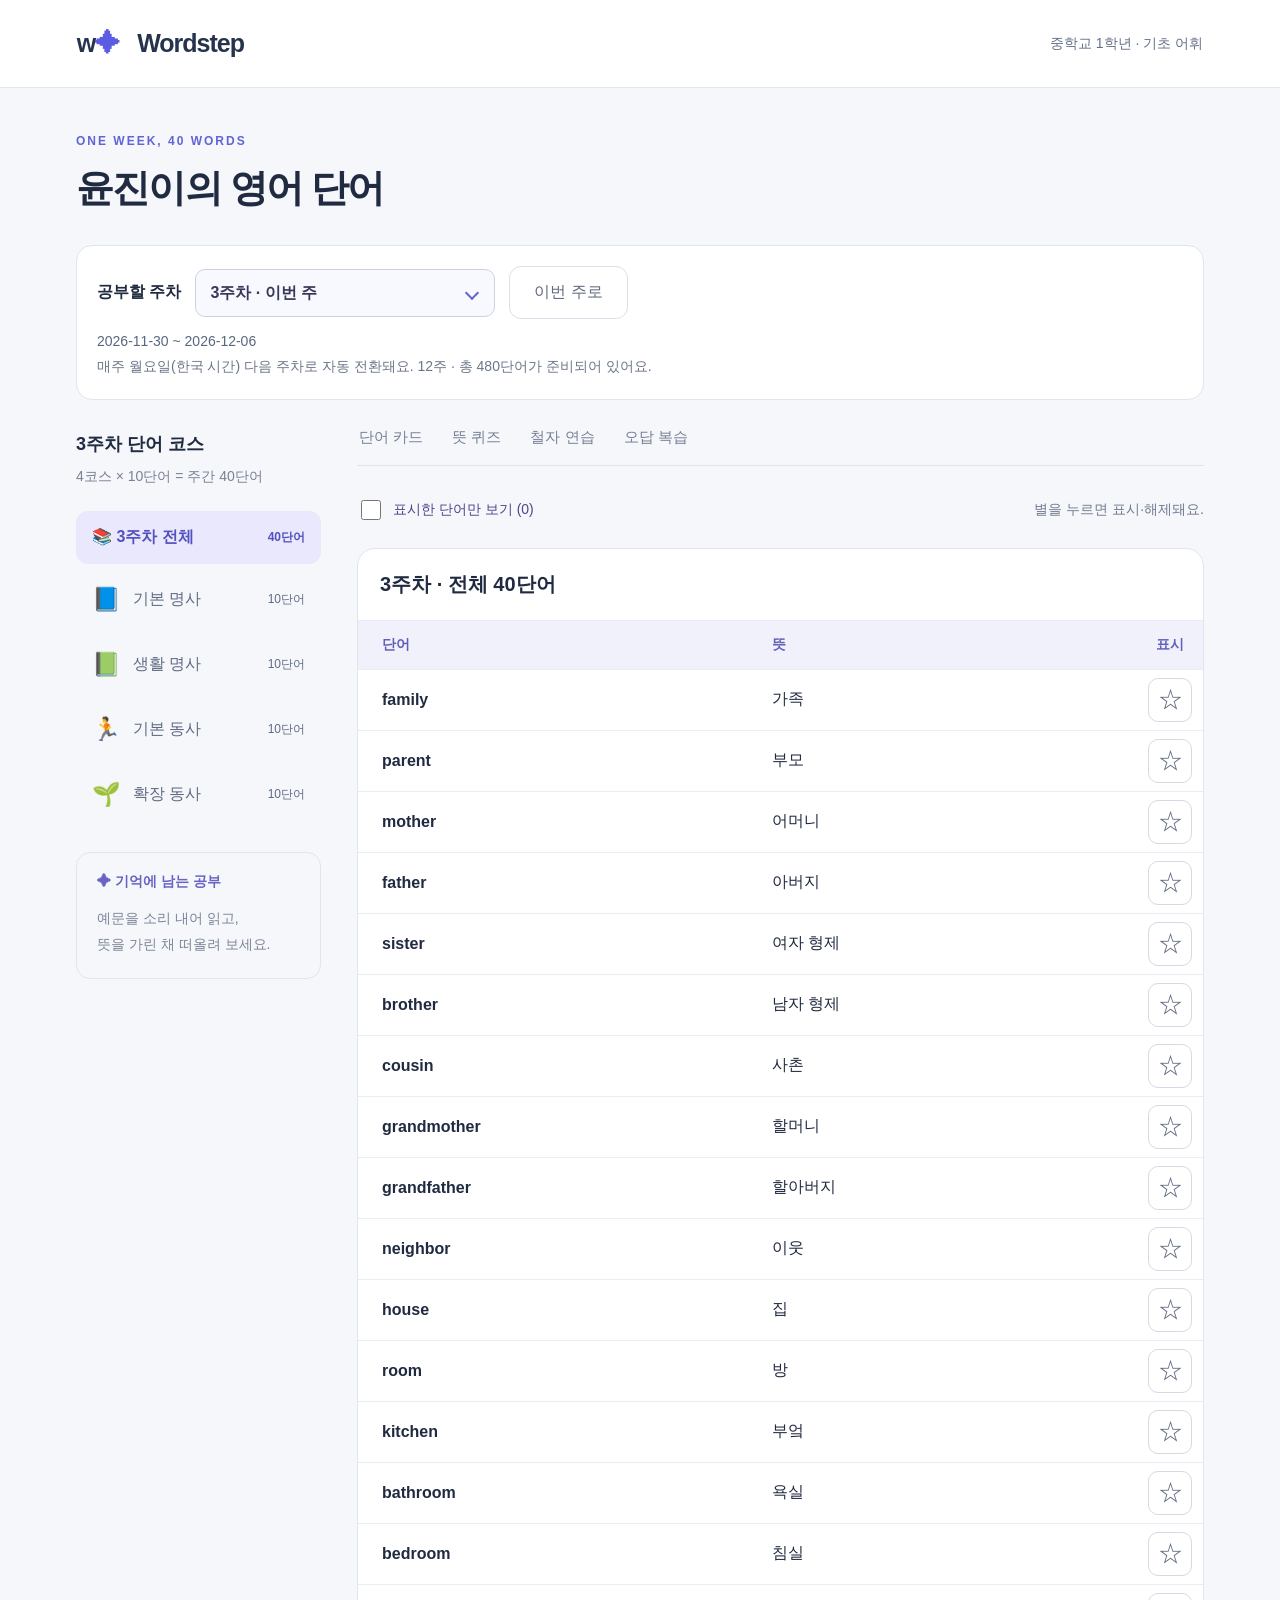
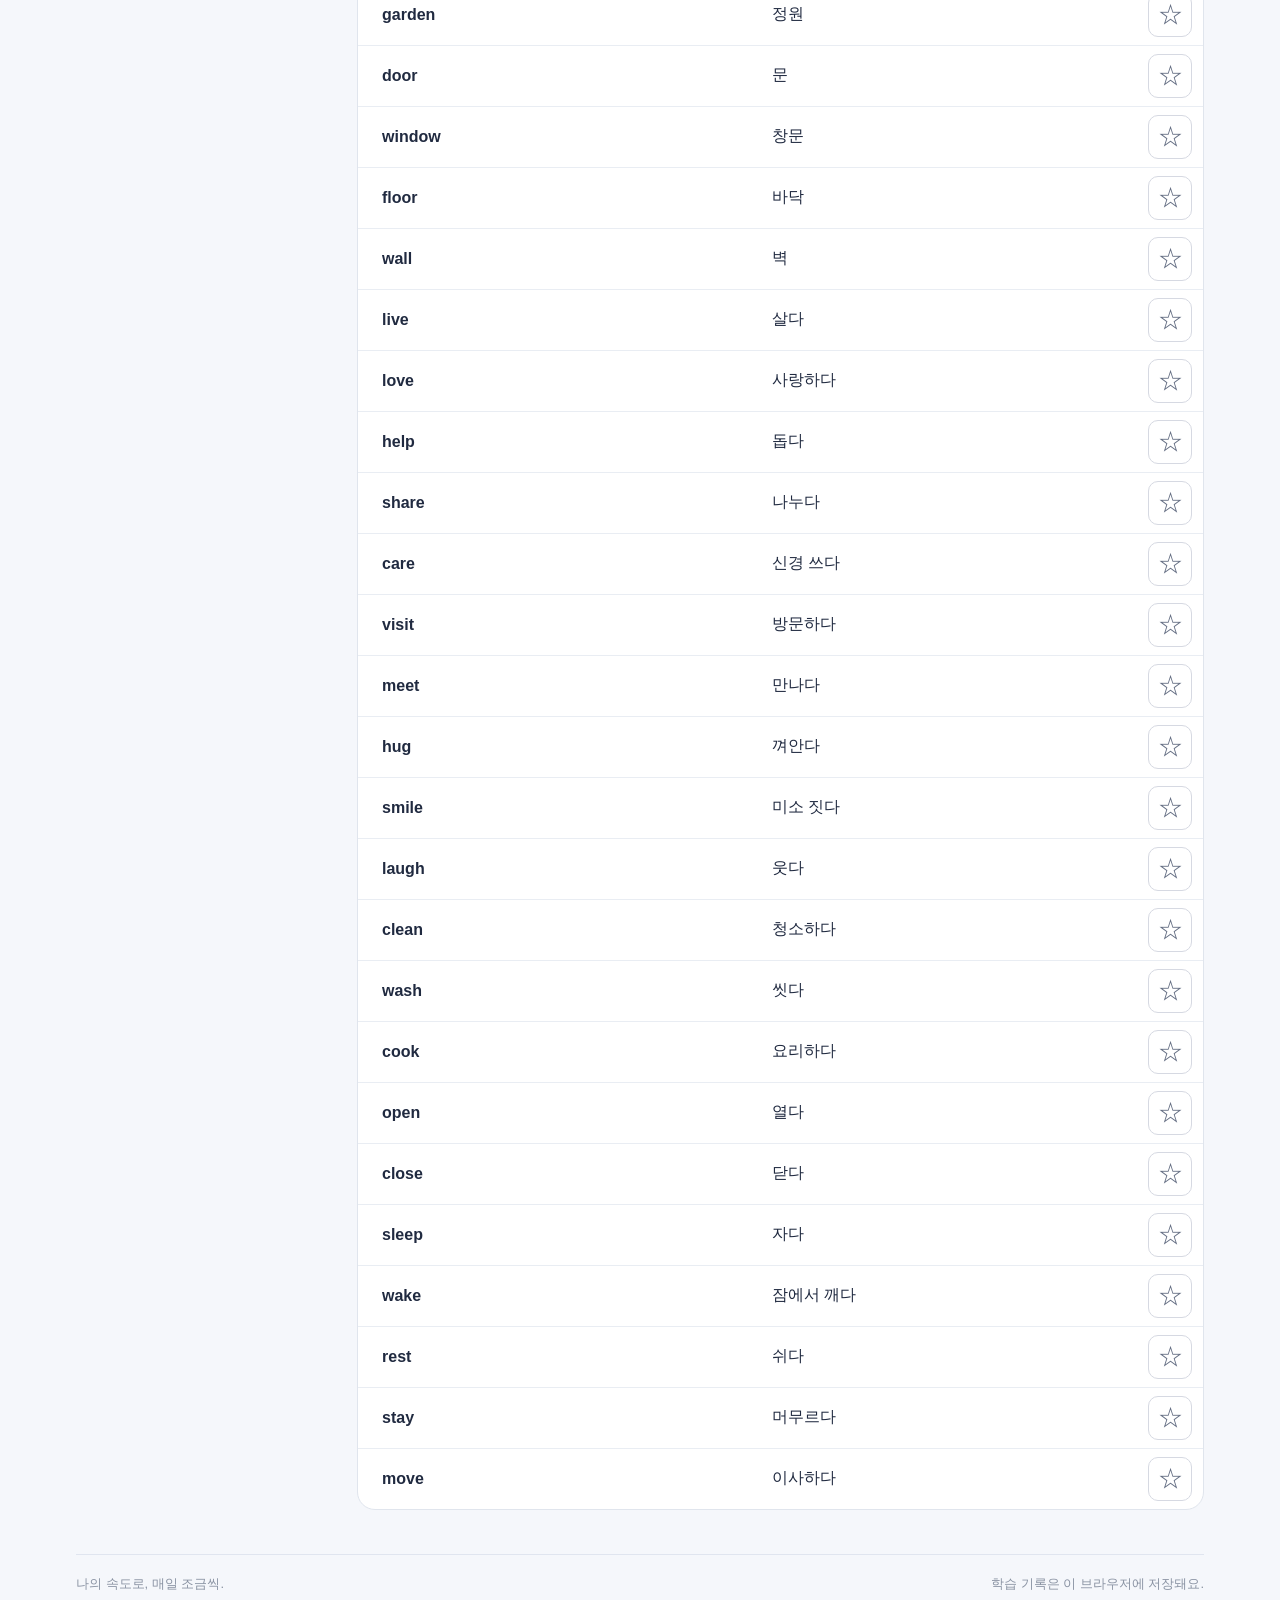
<file: assets/index.html>
<!doctype html><html lang="ko"><head><meta charset="UTF-8"><meta name="viewport" content="width=device-width,initial-scale=1"><title>Wordstep · 매일 한 걸음, 영어 단어</title><link rel="stylesheet" href="style.css"></head><body><header><a class="brand" href="./">w<span>✦</span> Wordstep</a><span class="level">중학교 1학년 · 기초 어휘</span></header><main><section class="intro"><div class="eyebrow">ONE WEEK, 40 WORDS</div><h1>윤진이의 영어 단어</h1></section><section class="week-picker" aria-label="학습 주차 선택"><div class="week-controls"><label for="weekSelect">공부할 주차</label><div class="select-wrap"><select id="weekSelect"></select></div><button id="currentWeek" class="secondary">이번 주로</button></div><p id="weekDates"></p><p id="weekHelp"></p></section><div class="workspace"><aside><h2 id="courseTitle">1주차 단어 코스</h2><p>4코스 × 10단어 = 주간 40단어</p><div id="categories"></div><div class="tip"><b>✦ 기억에 남는 공부</b><p>예문을 소리 내어 읽고,<br>뜻을 가린 채 떠올려 보세요.</p></div></aside><section class="study"><nav aria-label="학습 방식"><button data-mode="cards" class="active">단어 카드</button><button data-mode="quiz">뜻 퀴즈</button><button data-mode="spell">철자 연습</button><button data-mode="review">오답 복습</button></nav><div id="content"></div></section></div><footer>나의 속도로, 매일 조금씩. <span>학습 기록은 이 브라우저에 저장돼요.</span></footer><p id="notice" role="status"></p></main><script src="curriculum.js"></script><script src="app.js"></script></body></html>
</file>
<file: assets/style.css>
*{box-sizing:border-box}body{margin:0;background:#f5f7fb;color:#202a40;font-family:Inter,'Segoe UI','Malgun Gothic',sans-serif;font-size:16px}button,input{font:inherit}button,a{-webkit-tap-highlight-color:transparent}button{cursor:pointer}button:focus-visible,a:focus-visible,input:focus-visible{outline:3px solid #5278ff;outline-offset:4px}header{height:88px;border-bottom:1px solid #e2e7ef;background:white;display:flex;align-items:center;justify-content:space-between;padding:0 max(6vw,24px)}.brand{text-decoration:none;color:#25334c;font-size:25px;font-weight:800;letter-spacing:-1px}.brand span{color:#5c5ce2;margin-right:12px}.level{font-size:14px;color:#657088}main{max-width:1180px;margin:auto;padding:46px 26px 20px}.eyebrow{font-size:12px;letter-spacing:2px;font-weight:800;color:#6264d5}h1{font-size:38px;line-height:1.4;letter-spacing:-1.8px;margin:14px 0} .intro p,aside>p{color:#788196;line-height:1.7}.stats{display:grid;grid-template-columns:1fr 1fr 1fr 1.6fr;background:white;border:1px solid #e3e7f0;border-radius:20px;padding:25px 30px;margin:30px 0 36px;gap:25px}.stats>div{display:flex;flex-direction:column;gap:10px}.stats span{font-size:14px;color:#747f93}.stats strong{font-size:29px}.stats small{font-size:15px;font-weight:400;color:#8991a2}.goal{border-left:1px solid #e5e9f0;padding-left:30px}progress{width:100%;height:8px;border:0;border-radius:9px;overflow:hidden;accent-color:#6864de}progress::-webkit-progress-bar{background:#eeeefa}progress::-webkit-progress-value{background:#6864de}.workspace{display:grid;grid-template-columns:245px 1fr;gap:36px}h2{font-size:18px;margin:4px 0}aside>p{font-size:14px;margin:9px 0 22px}.category{width:100%;border:0;background:transparent;padding:16px;text-align:left;display:flex;align-items:center;gap:12px;border-radius:12px;color:#606b82;margin-bottom:6px}.category.active{background:#e9e8fc;color:#5351be;font-weight:700}.category span{font-size:23px}.category small{margin-left:auto;font-size:12px}.tip{margin-top:28px;padding:20px;border:1px solid #e0e5ee;border-radius:14px;font-size:14px}.tip b{color:#6764c4}.tip p{line-height:1.9;color:#7b8597;margin-bottom:0}nav{display:flex;border-bottom:1px solid #dfe4ed;gap:25px;margin-bottom:22px}nav button{border:0;border-bottom:3px solid transparent;background:none;padding:0 2px 15px;color:#778094;font-size:15px}nav button.active{border-bottom-color:#6461d5;color:#5956c6;font-weight:700}.card{background:white;border:1px solid #e0e5ed;border-radius:22px;padding:28px 36px;min-height:365px;text-align:center;box-shadow:0 8px 24px #27335404}.cardtop{display:flex;justify-content:space-between;font-size:14px;color:#8a92a3}.badge{background:#f0effb;color:#6e68be;padding:5px 11px;border-radius:7px;font-size:12px}.word{font-size:52px;letter-spacing:-1px;margin:32px 0 8px}.sound{border:0;background:#f0f2fb;color:#6663c5;border-radius:30px;padding:9px 17px;font-size:14px}.meaning{font-size:23px;font-weight:700;margin:25px 0 13px}.example{font-size:17px;color:#536078;line-height:1.7}.translation{font-size:14px;color:#8a93a4;line-height:1.7}.actions{display:flex;gap:12px;margin-top:18px}.actions button,.primary,.secondary{border-radius:12px;padding:15px 24px;border:1px solid #dedfea;background:white;color:#636a7e}.actions button{flex:1}.actions .primary,.primary{background:#6461d5;border-color:#6461d5;color:white;font-weight:700}.under{text-align:center;font-size:13px;color:#9099aa;margin:16px}.choices{display:grid;grid-template-columns:1fr 1fr;gap:12px;margin:24px 0}.choices button{padding:18px;border:1px solid #dce1ec;background:#f9faff;border-radius:12px;color:#38445c}.choices button:disabled{opacity:.7;cursor:default}.choices button.correct{background:#e6f6eb;border-color:#55a977;color:#237d48}.choices button.wrong{background:#ffedee;border-color:#d97a84}.feedback{min-height:30px;margin:15px 0;line-height:1.7}.spellinput{width:100%;max-width:380px;text-align:center;border:1px solid #cbd3e4;border-radius:12px;padding:15px;margin:20px 0;font-size:22px}.empty{padding:65px 20px}.empty h2{font-size:26px}footer{display:flex;justify-content:space-between;margin-top:44px;border-top:1px solid #e0e5ef;padding-top:20px;font-size:13px;color:#8a93a3}#notice{font-size:14px;color:#79603e;text-align:center}@media(max-width:750px){header{height:72px;padding:0 20px}.level{font-size:12px}main{padding:30px 18px}h1{font-size:30px}.stats{grid-template-columns:repeat(3,1fr);padding:20px;gap:16px}.stats strong{font-size:25px}.goal{grid-column:1/-1;border:0;padding:12px 0 0;border-top:1px solid #e5e9f0}.workspace{grid-template-columns:1fr;gap:18px}#categories{display:flex;overflow:auto;gap:5px}.category{min-width:155px;padding:12px;font-size:14px}.tip,aside>p{display:none}aside h2{margin-bottom:14px}nav{gap:0;justify-content:space-between}nav button{font-size:14px}.card{padding:22px 18px}.word{font-size:44px}.actions button{padding:14px 8px;font-size:14px}footer{display:block;line-height:2}footer span{display:block}}

.intro{margin-bottom:30px}.word-list{background:#fff;border:1px solid #e0e5ed;border-radius:18px;overflow:hidden}.word-list table{width:100%;border-collapse:collapse;text-align:left}.word-list caption{text-align:left;padding:22px;font-size:20px;font-weight:700}.word-list th,.word-list td{padding:15px 24px;border-top:1px solid #e9edf3}.word-list th{background:#f1f1fc;color:#625fba;font-size:14px}.word-list td:first-child{font-weight:600;width:50%}.word-list tr:last-child td{border-bottom:0}[hidden]{display:none!important}

.workspace>*{min-width:0}.word,.example,.translation,.feedback{overflow-wrap:anywhere}.word-list table{table-layout:fixed}.word-list td{overflow-wrap:anywhere}
@media(max-width:750px){
header{height:auto;min-height:64px;gap:8px;flex-wrap:wrap;padding:14px 16px}.brand{font-size:22px}.level{font-size:12px}
main{padding:24px 16px max(20px,env(safe-area-inset-bottom))}.intro{margin-bottom:22px}h1{font-size:clamp(25px,7vw,32px);letter-spacing:-1px;margin:10px 0}.eyebrow{font-size:12px}
.workspace{grid-template-columns:minmax(0,1fr);gap:20px}aside h2{font-size:16px;margin-bottom:12px}
#categories{display:grid;grid-template-columns:repeat(2,minmax(0,1fr));overflow:visible;gap:8px}.category{min-width:0;width:100%;min-height:48px;gap:6px;padding:12px 10px;font-size:14px;margin:0;background:#fff;border:1px solid #e3e7f0}.category[data-cat="-1"]{grid-column:1/-1}.category span{font-size:18px;flex-shrink:0}.category small{font-size:12px;white-space:nowrap}.category.active{border-color:#cbc8f1}
nav{display:grid;grid-template-columns:repeat(4,minmax(0,1fr));gap:0;margin-bottom:16px}nav button{min-width:0;min-height:48px;padding:10px 2px;font-size:14px;word-break:keep-all}
.card{padding:20px 16px;min-height:0;border-radius:16px}.cardtop{gap:8px;align-items:center}.cardtop>span:last-child{white-space:nowrap}.badge{font-size:12px;padding:6px 8px}.word{font-size:clamp(30px,9vw,42px);margin:26px 0 12px}.meaning{font-size:22px}.example{font-size:16px}.translation{font-size:14px}.sound{min-height:44px}
.actions{gap:8px;margin-top:12px}.actions button,.primary,.secondary{min-height:48px;font-size:16px;padding:12px 10px}.choices{gap:8px}.choices button{min-width:0;min-height:52px;padding:14px 8px;font-size:16px;overflow-wrap:anywhere}.spellinput{max-width:100%;font-size:18px;padding:14px 10px}.under{margin:12px 4px;font-size:13px;line-height:1.6}
.word-list caption{padding:18px 14px;font-size:18px}.word-list th,.word-list td{padding:13px 14px;font-size:16px}footer{margin-top:28px;font-size:12px}
}
@media(max-width:360px){header{align-items:flex-start;flex-direction:column}main{padding-left:12px;padding-right:12px}.category{flex-wrap:wrap}.category small{width:100%;padding-left:24px}.category[data-cat="-1"] small{width:auto;padding-left:0}.choices{grid-template-columns:1fr}}
@media(max-width:750px){.category{flex-wrap:wrap}.category small{width:100%;padding-left:24px}.category[data-cat="-1"] small{width:auto;padding-left:0}}

.week-picker{margin:0 0 28px;padding:20px;border:1px solid #e0e5ed;border-radius:16px;background:#fff}.week-controls{display:flex;align-items:center;gap:14px;flex-wrap:wrap}.week-controls label{font-weight:700;font-size:16px}.select-wrap{position:relative;flex:1;max-width:300px;min-width:150px}.select-wrap:after{content:"";position:absolute;right:18px;top:19px;width:8px;height:8px;border-right:2px solid #6661c9;border-bottom:2px solid #6661c9;transform:rotate(45deg);pointer-events:none}#weekSelect{appearance:none;width:100%;min-height:48px;border:1px solid #cdd1e4;border-radius:10px;background:#f8f8ff;color:#373858;font:inherit;font-weight:700;padding:12px 42px 12px 14px}#weekDates{font-size:14px;color:#59677f;margin:14px 0 6px}#weekHelp{font-size:14px;line-height:1.7;color:#6c768a;margin:0}.list-toolbar{display:flex;flex-wrap:wrap;align-items:center;justify-content:space-between;gap:10px;margin:0 0 16px;font-size:14px}.list-toolbar label{display:flex;gap:9px;align-items:center;min-height:44px;color:#4c478e}.list-toolbar input{width:20px;height:20px;accent-color:#6461d5}.list-toolbar span{color:#707b8f}.flagged-row{background:#fff4d4}.flagged-row td:first-child{box-shadow:inset 4px 0 #d69718}.word-list .flag-column{width:66px;text-align:center;padding:8px}.word-list td:first-child{width:auto}.flag-button{min-width:44px;min-height:44px;padding:0;border:1px solid #d6d9e2;border-radius:10px;background:white;font-size:25px;color:#636d82}.flag-button[aria-pressed=true]{color:#875b00;background:#ffe5a3;border-color:#dcae4c}.flag-current{display:block;margin:14px auto 0;min-height:44px;border:1px solid #d6d9e2;background:white;border-radius:10px;padding:8px 12px;color:#606b80;font-size:14px}.flag-current.flagged{background:#fff0c5;border-color:#dcae4c;color:#875b00}.empty-flags{padding:20px;line-height:1.7;color:#66718a}
@media(max-width:750px){.week-picker{padding:16px;margin-bottom:22px}.week-controls{gap:10px}.week-controls label{width:100%}.select-wrap{min-width:0;max-width:none}.week-controls button{font-size:14px;padding:12px;min-height:48px}.word-list th,.word-list td{padding:12px 10px}.word-list .flag-column{width:56px;padding:6px}.word-list caption{font-size:17px}.list-toolbar{display:block}.list-toolbar span{display:block;margin-top:2px}}
</file>
